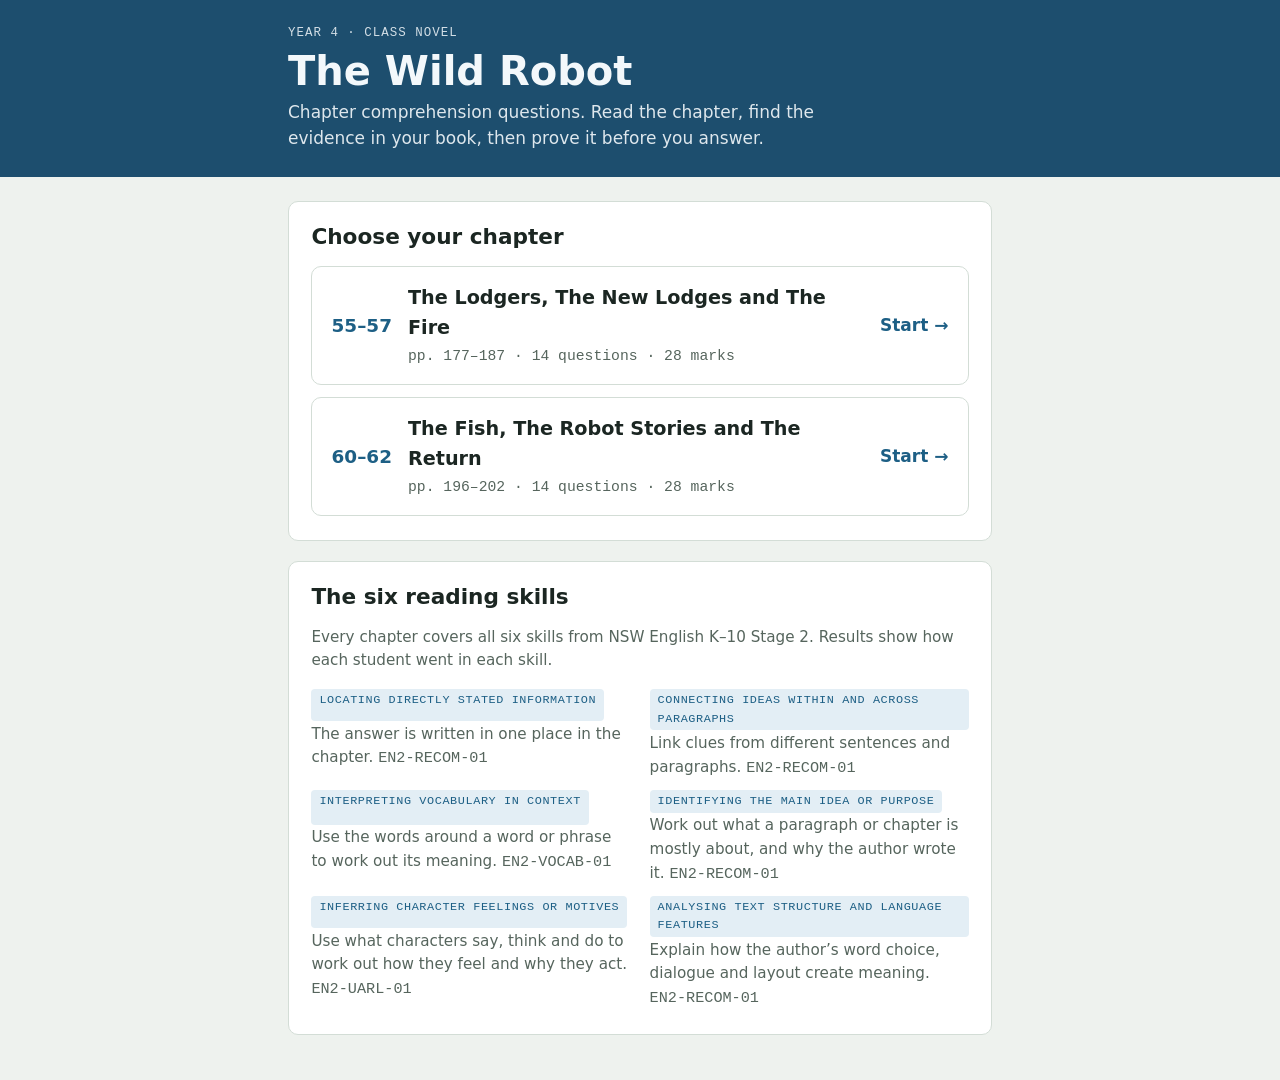
<file: index.html>
<!doctype html>
<html lang="en-AU">
<head>
<meta charset="utf-8">
<meta name="viewport" content="width=device-width, initial-scale=1">
<title>Year 4 English</title>
<meta http-equiv="refresh" content="0; url=wild-robot/">
<style>body{font-family:system-ui,sans-serif;margin:2rem;}a{color:#1d5f85}</style>
</head>
<body>
<p>Opening <a href="wild-robot/">The Wild Robot comprehension</a>…</p>
</body>
</html>
</file>
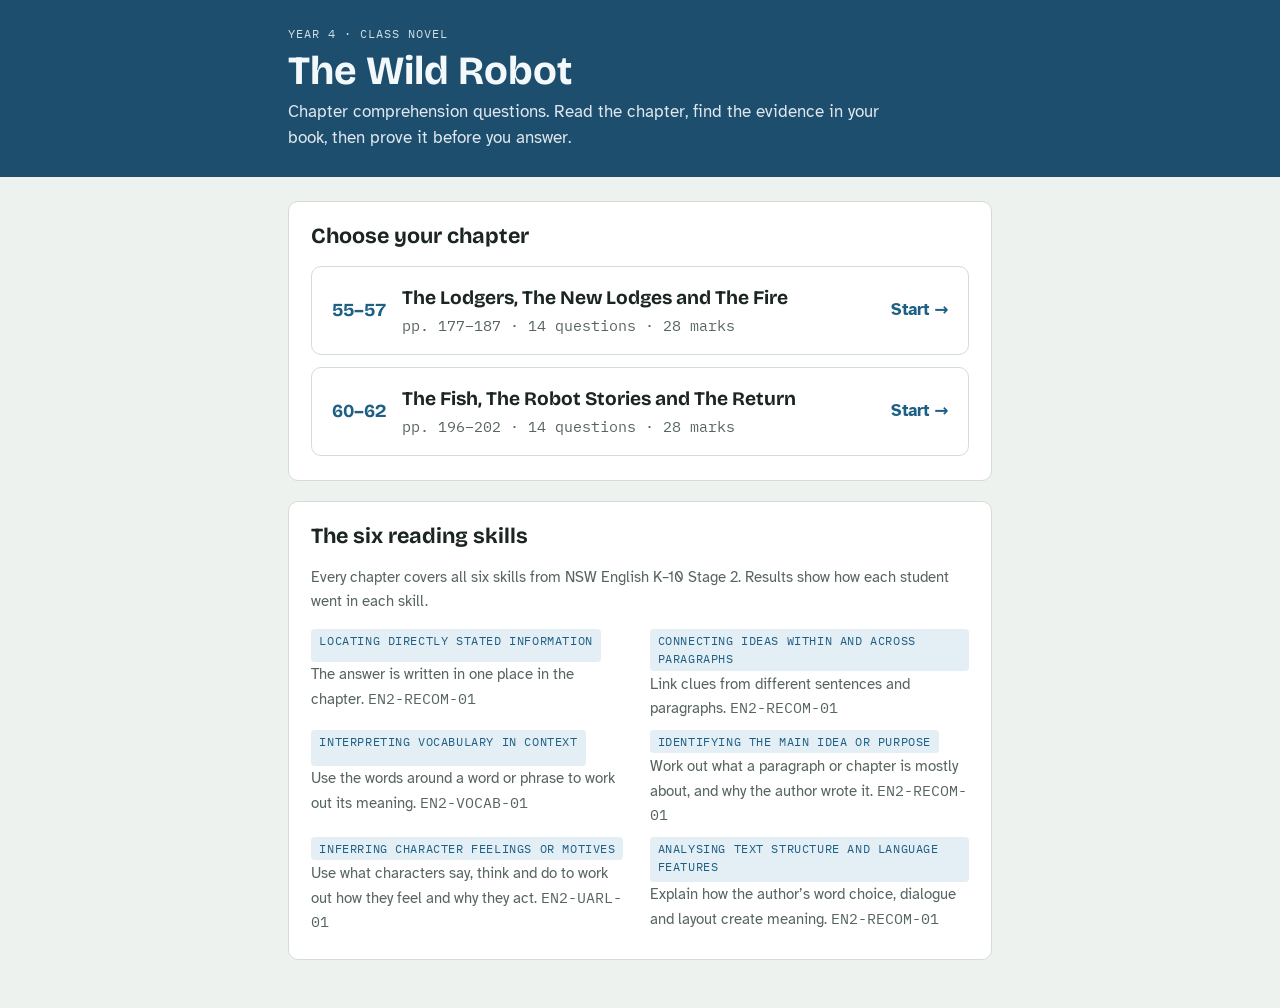
<file: wild-robot/index.html>
<!doctype html>
<html lang="en-AU">
<head>
<meta charset="utf-8">
<meta name="viewport" content="width=device-width, initial-scale=1, viewport-fit=cover">
<title>Wild Robot Comprehension</title>
<link rel="preconnect" href="https://fonts.googleapis.com">
<link rel="preconnect" href="https://fonts.gstatic.com" crossorigin>
<link rel="stylesheet" href="https://fonts.googleapis.com/css2?family=Atkinson+Hyperlegible:ital,wght@0,400;0,700;1,400&family=Bricolage+Grotesque:opsz,wght@12..96,700&family=IBM+Plex+Mono:wght@400;600&display=swap">
<link rel="stylesheet" href="quiz.css">

</head>
<body>
<header class="banner">
  <div class="wrap">
    <p class="eyebrow">Year 4 &middot; Class novel</p>
    <h1>The Wild Robot</h1>
    <p class="sub">Chapter comprehension questions. Read the chapter, find the evidence in your book, then prove it before you answer.</p>
  </div>
</header>

<main class="wrap">
  <section class="sheet" aria-labelledby="ch-heading">
    <h2 id="ch-heading">Choose your chapter</h2>
    <ul class="chapters">
      <li>
        <a class="chapter-link" href="chapters-55-57.html">
          <span class="ch-num ch-range">55&ndash;57</span>
          <span class="ch-body">
            <span class="ch-title">The Lodgers, The New Lodges and The Fire</span>
            <span class="ch-meta mono">pp. 177&ndash;187 &middot; 14 questions &middot; 28 marks</span>
          </span>
          <span class="ch-go">Start &rarr;</span>
        </a>
      </li>
      <li>
        <a class="chapter-link" href="chapters-60-62.html">
          <span class="ch-num ch-range">60&ndash;62</span>
          <span class="ch-body">
            <span class="ch-title">The Fish, The Robot Stories and The Return</span>
            <span class="ch-meta mono">pp. 196&ndash;202 &middot; 14 questions &middot; 28 marks</span>
          </span>
          <span class="ch-go">Start &rarr;</span>
        </a>
      </li>
    </ul>
  </section>

  <section class="sheet" aria-labelledby="types-heading">
    <h2 id="types-heading">The six reading skills</h2>
    <p class="note">Every chapter covers all six skills from NSW English K&ndash;10 Stage 2. Results show how each student went in each skill.</p>
    <div class="key">
      <div><span class="tag">Locating directly stated information</span><p class="note">The answer is written in one place in the chapter. <span class="mono">EN2-RECOM-01</span></p></div>
      <div><span class="tag">Connecting ideas within and across paragraphs</span><p class="note">Link clues from different sentences and paragraphs. <span class="mono">EN2-RECOM-01</span></p></div>
      <div><span class="tag">Interpreting vocabulary in context</span><p class="note">Use the words around a word or phrase to work out its meaning. <span class="mono">EN2-VOCAB-01</span></p></div>
      <div><span class="tag">Identifying the main idea or purpose</span><p class="note">Work out what a paragraph or chapter is mostly about, and why the author wrote it. <span class="mono">EN2-RECOM-01</span></p></div>
      <div><span class="tag">Inferring character feelings or motives</span><p class="note">Use what characters say, think and do to work out how they feel and why they act. <span class="mono">EN2-UARL-01</span></p></div>
      <div><span class="tag">Analysing text structure and language features</span><p class="note">Explain how the author&rsquo;s word choice, dialogue and layout create meaning. <span class="mono">EN2-RECOM-01</span></p></div>
    </div>
  </section>
</main>
</body>
</html>
</file>
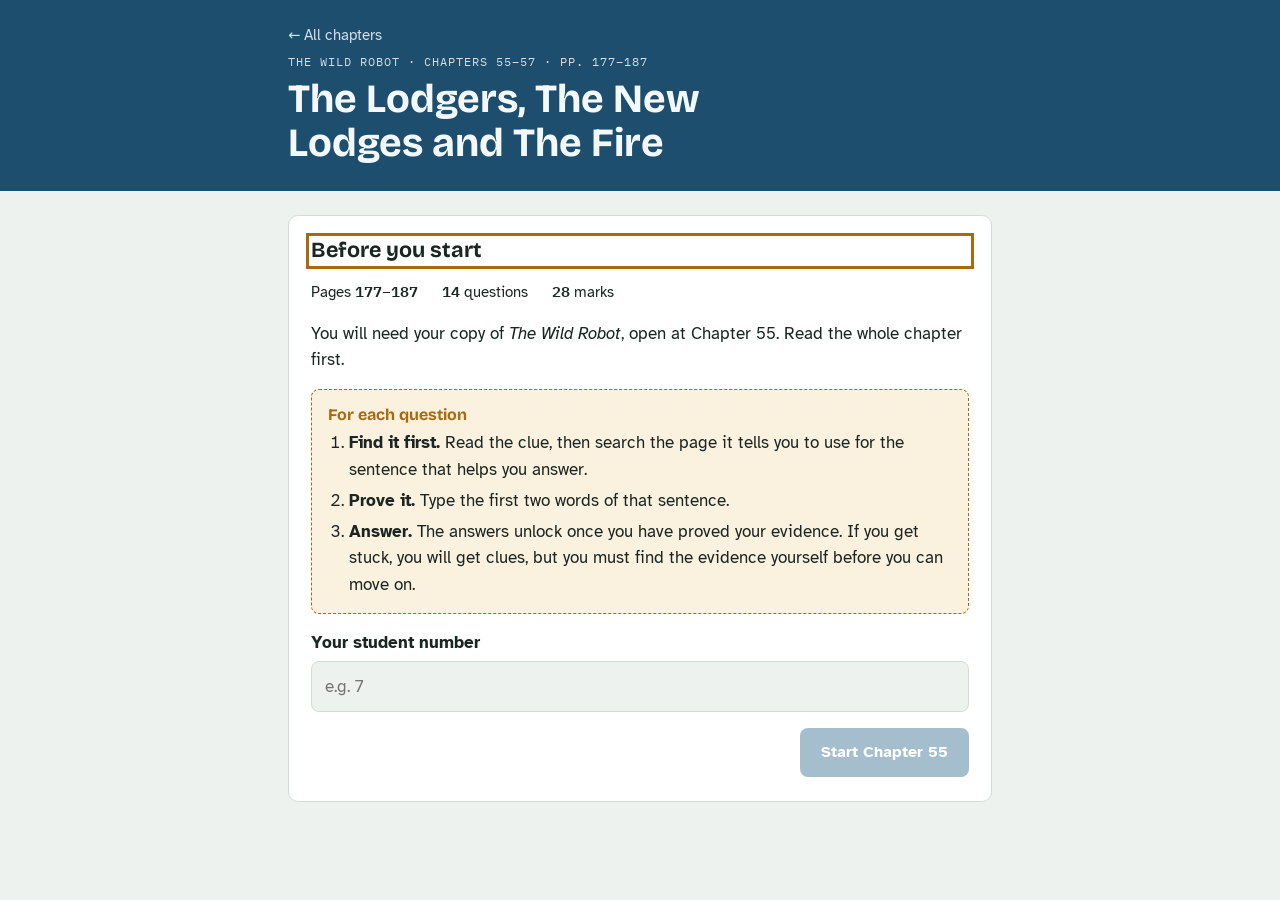
<file: wild-robot/chapters-55-57.html>
<!doctype html>
<html lang="en-AU">
<head>
<meta charset="utf-8">
<meta name="viewport" content="width=device-width, initial-scale=1, viewport-fit=cover">
<title>Chapters 55–57: The Lodgers, The New Lodges and The Fire</title>
<link rel="preconnect" href="https://fonts.googleapis.com">
<link rel="preconnect" href="https://fonts.gstatic.com" crossorigin>
<link rel="stylesheet" href="https://fonts.googleapis.com/css2?family=Atkinson+Hyperlegible:ital,wght@0,400;0,700;1,400&family=Bricolage+Grotesque:opsz,wght@12..96,700&family=IBM+Plex+Mono:wght@400;600&display=swap">
<link rel="stylesheet" href="quiz.css">
</head>
<body>
<header class="banner">
  <div class="wrap">
    <a class="crumb" href="index.html">&larr; All chapters</a>
    <p class="eyebrow">The Wild Robot &middot; Chapters 55&ndash;57 &middot; pp. 177&ndash;187</p>
    <h1>The Lodgers, The New Lodges and The Fire</h1>
  </div>
</header>
<main class="wrap" id="app" aria-live="polite"></main>

<script>
window.CHAPTER = {
  "number": 55,
  "label": "Chapters 55–57",
  "title": "Chapters 55–57: The Lodgers, The New Lodges and The Fire",
  "pages": [
    177,
    178,
    179,
    180,
    181,
    182,
    183,
    185,
    186,
    187
  ],
  "questions": [
    {
      "format": "mc",
      "type": "locate",
      "prompt": "What sound did Roz’s keen hearing pick up outside the Nest?",
      "find": {
        "clue": "Find the sentence that tells you what Roz’s keen hearing picked up.",
        "where": "near the top",
        "word": "hearing",
        "targets": [
          {
            "page": 177,
            "start": "And then the"
          }
        ]
      },
      "options": [
        "Tiny footsteps crunching through snow",
        "A pack of wolves howling",
        "Thunder rolling over the pond",
        "A branch cracking under ice"
      ],
      "answer": 0,
      "hints": [
        "Reread the sentence you found. What kind of sound was it, and what was making it?",
        "Think about what you would hear if something small was walking across snow."
      ],
      "explain": "Roz’s keen hearing picked up tiny footsteps crunching through the snow."
    },
    {
      "format": "order",
      "type": "connect",
      "marks": 2,
      "prompt": "Put these arrivals in the order they reached the Nest.",
      "clue": "Use the sentences on pages 177 and 178 to help you.",
      "items": [
        "Chitchat the squirrel crawls in, shivering.",
        "A family of hares shuffles into the Nest.",
        "Pinktail the opossum arrives.",
        "Swooper the owl hobbles in with some chickadees and a magpie.",
        "Fink the fox lies down by the fire."
      ],
      "hints": [
        "Start with the first animal to come in out of the cold.",
        "Look for the hares, then the animals who arrive after them."
      ],
      "explain": "Chitchat arrived first, then the hares, then Pinktail, Swooper and finally Fink."
    },
    {
      "format": "mc",
      "type": "infer",
      "prompt": "The Nest is full, but Roz will not let animals be left out in the cold. What does this tell us about Roz?",
      "find": {
        "clue": "Find the sentence that tells you what Roz refused to let happen.",
        "where": "near the bottom",
        "word": "happen",
        "targets": [
          {
            "page": 180,
            "start": "But Roz was"
          }
        ]
      },
      "options": [
        "She is caring and determined to look after the animals",
        "She is annoyed that the animals came to her Nest",
        "She is afraid the animals will leave her",
        "She wants the animals to build their own lodges"
      ],
      "answer": 0,
      "hints": [
        "Reread the sentence you found, then the one before it about the full Nest.",
        "Think about what Roz does for the animals, not what she says about them."
      ],
      "explain": "Even with the Nest full, Roz would not let anyone be left out in the cold. That shows she is caring and determined to help."
    },
    {
      "format": "mc",
      "type": "analyse",
      "prompt": "The author describes the lodgers’ feelings about the fire as a mixture. What does this show?",
      "find": {
        "clue": "Find the sentence that describes how the lodgers first felt about the fire.",
        "where": "near the top",
        "word": "mixture",
        "targets": [
          {
            "page": 179,
            "start": "This was the"
          }
        ]
      },
      "options": [
        "They felt fear and hope at the same time about the fire",
        "They were angry with Roz for lighting it",
        "They had seen fire many times before",
        "They wanted to leave the Nest straight away"
      ],
      "answer": 0,
      "hints": [
        "Reread the sentence you found. What two feelings are mentioned?",
        "Think about how you might feel if you were hopeful and frightened at the same time."
      ],
      "explain": "A mixture of fear and hope shows the lodgers felt two strong feelings at once. The fire could harm them, but it also warmed them."
    },
    {
      "format": "mc",
      "type": "locate",
      "prompt": "Why did the second lodge need to be bigger than the first?",
      "find": {
        "clue": "Find the sentence that explains why the second lodge had to be bigger.",
        "where": "near the top",
        "word": "bigger",
        "targets": [
          {
            "page": 181,
            "start": "The second lodge"
          }
        ]
      },
      "options": [
        "To fit Broadfoot the bull moose",
        "To hold more firewood for the winter",
        "To make space for a garden",
        "To keep the snow away from the pond"
      ],
      "answer": 0,
      "hints": [
        "Reread the sentence you found. Who needed the extra space?",
        "Look for the name of the animal in the sentence."
      ],
      "explain": "The second lodge had to be bigger to fit Broadfoot the bull moose."
    },
    {
      "format": "mc",
      "type": "vocab",
      "prompt": "In this chapter, what does ‘deadly’ mean?",
      "find": {
        "clue": "Find the sentence where Roz gives a warning about fire.",
        "where": "around the middle",
        "word": "deadly",
        "targets": [
          {
            "page": 182,
            "start": "Fire can turn"
          }
        ]
      },
      "options": [
        "Very dangerous, able to cause harm or death",
        "Very bright and colourful",
        "Very warm and comfortable",
        "Very quiet and calm"
      ],
      "answer": 0,
      "hints": [
        "Reread the sentence you found. What can fire do in an instant?",
        "Think about how quickly a fire can become harmful."
      ],
      "explain": "Deadly means able to cause death or serious harm. Roz warns that a fire can become dangerous very quickly."
    },
    {
      "format": "mc",
      "type": "infer",
      "prompt": "What does Roz’s warning show about how she understands fire?",
      "find": {
        "clue": "Find the sentence where Roz says what keeps the animals alive.",
        "where": "around the middle",
        "word": "alive",
        "targets": [
          {
            "page": 182,
            "start": "If you keep"
          }
        ]
      },
      "options": [
        "She knows fire can both help and harm, so it must be treated with respect",
        "She thinks fire is always safe if it is kept small",
        "She wants the animals to stop using fire completely",
        "She believes only hunters should look after the fire"
      ],
      "answer": 0,
      "hints": [
        "Reread the sentence you found. What good thing does fire do, and what warning does Roz give?",
        "Look at the two sentences together: one says fire keeps animals alive, and the other says it can be deadly."
      ],
      "explain": "Roz knows fire keeps the animals alive but can also be deadly. Her warning shows she respects it."
    },
    {
      "format": "mc",
      "type": "main",
      "prompt": "What is the main idea of the last part of this chapter?",
      "find": {
        "clue": "Find the sentence that describes the lodges across the island.",
        "where": "near the top",
        "word": "lodges",
        "targets": [
          {
            "page": 183,
            "start": "The island became"
          }
        ]
      },
      "options": [
        "The island filled with warm lodges, and the animals were safe and happy",
        "The animals decided to leave the island for the winter",
        "Roz became tired of building lodges for the animals",
        "The hunters stopped visiting the lodges"
      ],
      "answer": 0,
      "hints": [
        "Reread the sentence you found. What did the island become?",
        "Think about how the animals felt inside the lodges."
      ],
      "explain": "The island became dotted with warm lodges, and the animals inside them were safe, happy and close to Roz."
    },
    {
      "format": "write",
      "type": "infer",
      "marks": 2,
      "prompt": "Describe two ways Roz helps the animals in this chapter. Use evidence from the text.",
      "clue": "Before you write, find two sentences that show Roz helping the animals.",
      "criteria": [
        "I used evidence from the book.",
        "I described two ways Roz helps the animals.",
        "I wrote in full sentences with capital letters and full stops."
      ],
      "lookFor": [
        "1 mark for each way Roz helps, supported by evidence from the text.",
        "Shelter: she builds a second and a third lodge for the animals.",
        "Safety: she warns the animals that fire can turn deadly in an instant.",
        "Teaching: she shows the animals how to keep the fire alive.",
        "Accept other valid evidence."
      ]
    },
    {
      "format": "mc",
      "type": "locate",
      "prompt": "What did Roz do as soon as she heard the mother hare’s cry for help?",
      "find": {
        "clue": "Find the sentence that tells you how Roz reacted to the cry for help.",
        "where": "near the top",
        "word": "hesitate",
        "targets": [
          {
            "page": 186,
            "start": "Roz didn’t hesitate"
          }
        ]
      },
      "options": [
        "She ran through the snow and ducked into the burning lodge",
        "She waited for the fire to go out",
        "She called the other animals to fetch water",
        "She climbed the pine tree to look for help"
      ],
      "answer": 0,
      "hints": [
        "Reread the sentence you found. What did Roz do straight away?",
        "Think about what she did when she heard that a baby was still inside."
      ],
      "explain": "Roz did not hesitate. She plowed through the snow and ducked into the burning lodge to rescue the baby hare."
    },
    {
      "format": "mc",
      "type": "vocab",
      "prompt": "What does ‘crouching’ mean in this part of the chapter?",
      "find": {
        "clue": "Find the sentence where Roz moves through the smoke.",
        "where": "around the middle",
        "word": "smoke",
        "targets": [
          {
            "page": 186,
            "start": "Crouching low the"
          }
        ]
      },
      "options": [
        "Bending low, close to the ground",
        "Running as fast as possible",
        "Standing up very tall",
        "Jumping high into the air"
      ],
      "answer": 0,
      "hints": [
        "Reread the sentence you found. How did Roz move beneath the smoke?",
        "Think about how you would move under low smoke to stay safe."
      ],
      "explain": "Crouching means bending low. Roz kept low to move beneath the smoke and flames."
    },
    {
      "format": "mc",
      "type": "analyse",
      "prompt": "The author writes that steam ‘hissed’ up through the snow. What does this word help us picture?",
      "find": {
        "clue": "Find the sentence that describes the steam rising from the snow.",
        "where": "near the top",
        "word": "smothering",
        "targets": [
          {
            "page": 187,
            "start": "Steam hissed up"
          }
        ]
      },
      "options": [
        "A loud sound as the snow hit the fire and steam rose",
        "A gentle breeze moving through the trees",
        "A bright colour spreading across the sky",
        "The smell of burnt wood drifting away"
      ],
      "answer": 0,
      "hints": [
        "Reread the sentence you found. What kind of sound does the word ‘hissed’ make?",
        "Think about what happens when cold snow lands on a hot fire."
      ],
      "explain": "Hissed is a sound word. It helps us hear the snow hitting the hot flames and the steam escaping."
    },
    {
      "format": "write",
      "type": "infer",
      "marks": 2,
      "prompt": "How did the animals feel after the fire? Use two pieces of evidence from the text.",
      "clue": "Before you write, find two sentences that show how the animals felt after the fire.",
      "criteria": [
        "I used evidence from the book.",
        "I named two feelings.",
        "I wrote in full sentences with capital letters and full stops."
      ],
      "lookFor": [
        "1 mark for each feeling supported by evidence from the text.",
        "Afraid: ‘they were afraid of another fire breaking out’.",
        "Afraid of the cold: ‘they were far more afraid of the deadly cold’.",
        "Respectful: ‘the lodgers themselves, who now had a whole new respect for fire’.",
        "Accept other valid feelings with evidence."
      ]
    },
    {
      "format": "write",
      "type": "analyse",
      "marks": 2,
      "prompt": "The author uses strong action and sound words to describe the fire. Choose two examples and explain how they make the scene feel dramatic.",
      "clue": "Before you write, find two words or phrases on pages 185 and 186 that describe the fire.",
      "criteria": [
        "I used evidence from the book.",
        "I explained how each example makes the scene dramatic.",
        "I wrote in full sentences with capital letters and full stops."
      ],
      "lookFor": [
        "1 mark for each example with a clear explanation of its effect.",
        "A raging fire: the strong adjective makes the fire seem out of control.",
        "Flames and smoke were everywhere: this shows the danger is all around.",
        "The roar of the fire: the sound makes the fire seem loud and powerful.",
        "Sizzling pieces of wood went flying: sound and action make the scene vivid.",
        "Accept other valid examples."
      ]
    }
  ]
};
</script>
<script src="config.js"></script>
<script src="quiz.js"></script>
</body>
</html>
</file>
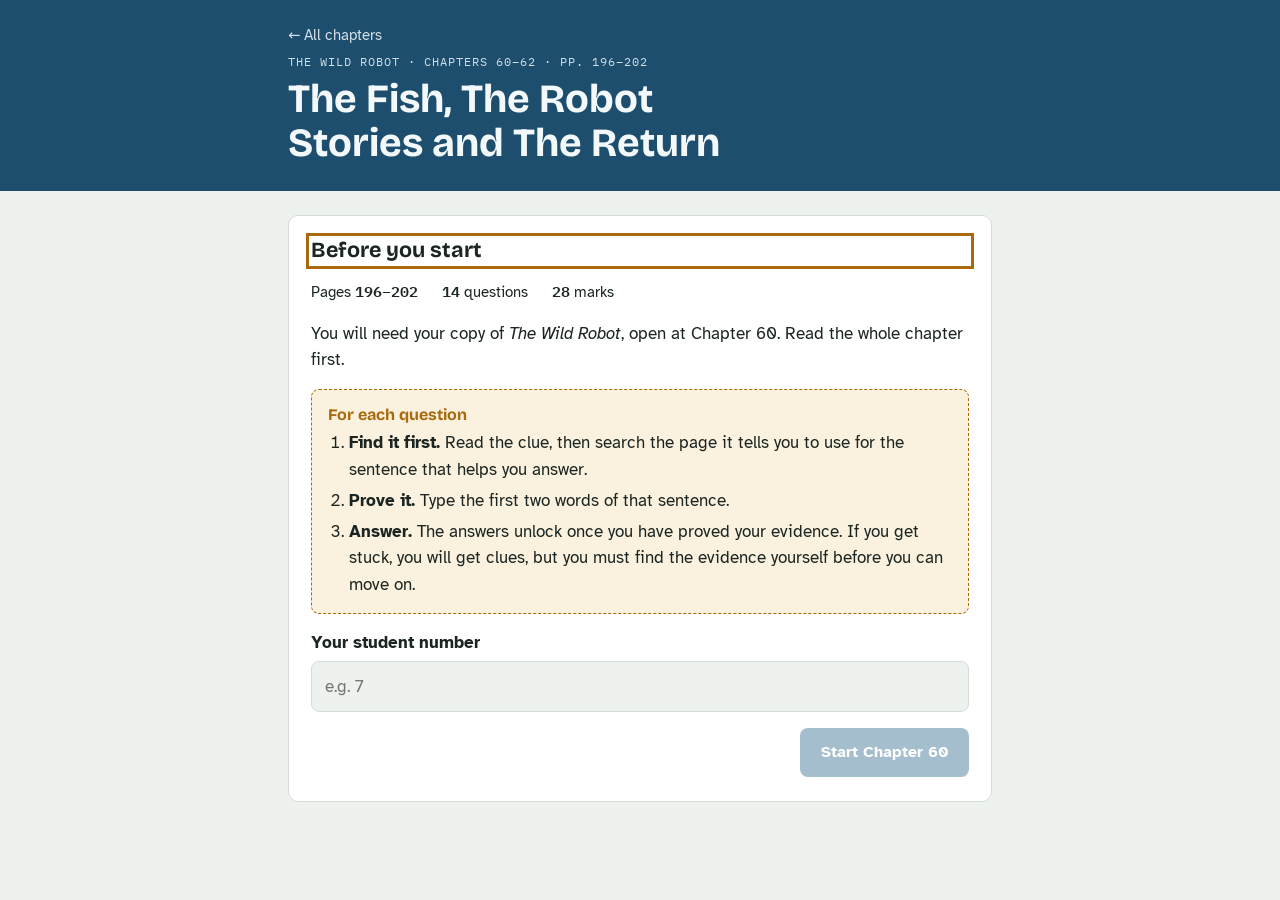
<file: wild-robot/chapters-60-62.html>
<!doctype html>
<html lang="en-AU">
<head>
<meta charset="utf-8">
<meta name="viewport" content="width=device-width, initial-scale=1, viewport-fit=cover">
<title>Chapters 60–62: The Fish, The Robot Stories and The Return</title>
<link rel="preconnect" href="https://fonts.googleapis.com">
<link rel="preconnect" href="https://fonts.gstatic.com" crossorigin>
<link rel="stylesheet" href="https://fonts.googleapis.com/css2?family=Atkinson+Hyperlegible:ital,wght@0,400;0,700;1,400&family=Bricolage+Grotesque:opsz,wght@12..96,700&family=IBM+Plex+Mono:wght@400;600&display=swap">
<link rel="stylesheet" href="quiz.css">
</head>
<body>
<header class="banner">
  <div class="wrap">
    <a class="crumb" href="index.html">&larr; All chapters</a>
    <p class="eyebrow">The Wild Robot &middot; Chapters 60&ndash;62 &middot; pp. 196&ndash;202</p>
    <h1>The Fish, The Robot Stories and The Return</h1>
  </div>
</header>
<main class="wrap" id="app" aria-live="polite"></main>

<script>
window.CHAPTER = {
  "number": 60,
  "label": "Chapters 60–62",
  "title": "Chapters 60–62: The Fish, The Robot Stories and The Return",
  "pages": [
    196,
    197,
    198,
    199,
    200,
    201,
    202
  ],
  "questions": [
    {
      "format": "mc",
      "type": "locate",
      "prompt": "What did Roz pick up and reach out with to lift Paddler out of the water?",
      "find": {
        "clue": "Find the sentence that tells you what Roz reached out with.",
        "where": "around the middle",
        "word": "branch",
        "targets": [
          {
            "page": 196,
            "start": "Grab on to"
          }
        ]
      },
      "options": [
        "A fallen tree branch",
        "A long rope made of vines",
        "A wooden barrel",
        "A bucket of water"
      ],
      "answer": 0,
      "hints": [
        "Reread the sentence you found. What did Roz reach out with?",
        "Look for the word that describes a piece of a tree."
      ],
      "explain": "Roz picked up a fallen tree branch, and Paddler grabbed it with his teeth so she could lift him out."
    },
    {
      "format": "mc",
      "type": "locate",
      "prompt": "Where did Roz put Rockmouth so that he could not swim away?",
      "find": {
        "clue": "Find the sentence that tells you where Roz placed the fish.",
        "where": "around the middle",
        "word": "puddle",
        "targets": [
          {
            "page": 197,
            "start": "Roz placed Rockmouth"
          }
        ]
      },
      "options": [
        "In a deep puddle near the pond",
        "In the river beside the Nest",
        "In a wooden barrel by the dam",
        "In the beavers’ lodge"
      ],
      "answer": 0,
      "hints": [
        "Reread the sentence you found. Where did she place him?",
        "Look at what the sentence says about where he could not swim away."
      ],
      "explain": "Roz placed Rockmouth in a deep puddle near the pond, where he could not swim away."
    },
    {
      "format": "mc",
      "type": "vocab",
      "prompt": "What does ‘shallows’ mean in this chapter?",
      "find": {
        "clue": "Find the sentence where Roz walks into the water to reach Paddler.",
        "where": "near the top",
        "word": "shallows",
        "targets": [
          {
            "page": 196,
            "start": "Mr and Mrs"
          }
        ]
      },
      "options": [
        "The shallow part of the water at the edge of the pond",
        "The deep middle of the pond",
        "A dry patch of ground near the trees",
        "The top of a tall tree"
      ],
      "answer": 0,
      "hints": [
        "Reread the sentence you found. Where did Roz go, and where was Paddler splashing?",
        "Think about where water is shallow, near the edge or in the middle."
      ],
      "explain": "The shallows are the shallow water near the edge of the pond. Roz stomped in there to reach Paddler."
    },
    {
      "format": "order",
      "type": "connect",
      "marks": 2,
      "prompt": "Put these events in the order they happened.",
      "clue": "Use the sentences on pages 196 to 199 to help you.",
      "items": [
        "Paddler screams for help in the pond.",
        "Roz lifts Paddler out of the water with a branch.",
        "Roz places Rockmouth in a deep puddle.",
        "The beavers carve a wooden barrel for the fish.",
        "Roz tips the barrel and Rockmouth swims back into the river."
      ],
      "hints": [
        "Start with the first sound Roz hears in the pond.",
        "Think about what the beavers made before Roz carried Rockmouth home."
      ],
      "explain": "Paddler called for help first. Roz lifted him out, placed Rockmouth in a puddle, the beavers made a barrel, and Rockmouth swam home."
    },
    {
      "format": "mc",
      "type": "analyse",
      "prompt": "The author writes that Rockmouth is ‘not very talkative’. Why do you think the author added this humorous line?",
      "find": {
        "clue": "Find the sentence about how fish talk.",
        "where": "near the bottom",
        "word": "talkative",
        "targets": [
          {
            "page": 197,
            "start": "Fish aren’t very"
          }
        ]
      },
      "options": [
        "It adds gentle humour and shows Roz had to be patient before Rockmouth opened up",
        "It shows Rockmouth can speak clearly to everyone",
        "It tells us the fish is about to swim away",
        "It explains that fish cannot hear anything"
      ],
      "answer": 0,
      "hints": [
        "Reread the sentence you found. What kind of person is ‘talkative’?",
        "Think about how the author makes us smile about the grumpy fish."
      ],
      "explain": "The line is funny, and it shows Roz had to be patient before Rockmouth would talk to her."
    },
    {
      "format": "mc",
      "type": "infer",
      "prompt": "Why did Roz decide to take Rockmouth back to the river?",
      "find": {
        "clue": "Find the sentence that says what Roz was determined to do.",
        "where": "around the middle",
        "word": "determined",
        "targets": [
          {
            "page": 198,
            "start": "Roz was determined"
          }
        ]
      },
      "options": [
        "Rockmouth had been trapped away from his home in the river",
        "Roz wanted to keep Rockmouth as a pet",
        "The beavers asked her to remove the fish",
        "Roz needed Rockmouth to help build a dam"
      ],
      "answer": 0,
      "hints": [
        "Reread the sentence you found, then the one before it about the dam.",
        "Think about who was angry and why."
      ],
      "explain": "The beavers’ dam had trapped Rockmouth away from his river. Roz was determined to return him home."
    },
    {
      "format": "mc",
      "type": "infer",
      "prompt": "The fish looked up with a frustrated expression. What does this show about Rockmouth?",
      "find": {
        "clue": "Find the sentence that describes the fish’s expression.",
        "where": "around the middle",
        "word": "frustrated",
        "targets": [
          {
            "page": 198,
            "start": "The fish looked up"
          }
        ]
      },
      "options": [
        "He had tried to explain his side, but no one had listened",
        "He was happy to stay in the puddle",
        "He wanted to stay in the puddle forever",
        "He was hungry and looking for the beavers’ food"
      ],
      "answer": 0,
      "hints": [
        "Reread the sentence you found. What does the expression say, in the words of the sentence?",
        "Think about what it means when no one is listening to you."
      ],
      "explain": "Frustrated means annoyed because you cannot make people understand. Rockmouth had tried to tell them, but no one listened."
    },
    {
      "format": "mc",
      "type": "vocab",
      "prompt": "What does ‘remedied’ mean in this chapter?",
      "find": {
        "clue": "Find the sentence that says the situation had to be fixed.",
        "where": "around the middle",
        "word": "remedied",
        "targets": [
          {
            "page": 198,
            "start": "Well the situation"
          }
        ]
      },
      "options": [
        "Fixed or corrected",
        "Made bigger",
        "Ignored completely",
        "Moved to a new place"
      ],
      "answer": 0,
      "hints": [
        "Reread the sentence you found. What did Roz do next to solve the problem?",
        "Think about the paragraph that follows: Roz decided to take Rockmouth home."
      ],
      "explain": "To remedy something means to fix or correct it. Roz decided to return the fish to the river."
    },
    {
      "format": "mc",
      "type": "connect",
      "prompt": "Why did Roz ask the beavers to help make a container?",
      "find": {
        "clue": "Find the sentence where Roz asks the beavers for a large container.",
        "where": "around the middle",
        "word": "container",
        "targets": [
          {
            "page": 198,
            "start": "I need a large"
          }
        ]
      },
      "options": [
        "To hold water so Rockmouth could breathe while he was carried home",
        "To catch the fish for dinner",
        "To build a new dam",
        "To store food for the winter"
      ],
      "answer": 0,
      "hints": [
        "Reread the sentence you found. What did Roz want to fill with water?",
        "Think about what a fish needs in order to stay alive out of the river."
      ],
      "explain": "The barrel held water so the fish could breathe during the long walk through the forest and across the meadow."
    },
    {
      "format": "mc",
      "type": "infer",
      "prompt": "Mrs. Beaver said, ‘I suppose we’re partly to blame for this whole situation.’ What does this show about her?",
      "find": {
        "clue": "Find the sentence where Mrs. Beaver admits something.",
        "where": "near the bottom",
        "word": "blame",
        "targets": [
          {
            "page": 198,
            "start": "I suppose we’re"
          }
        ]
      },
      "options": [
        "She could admit when the family had been wrong and help make things right",
        "She was happy that Rockmouth was hurt",
        "She wanted to move the dam away from the pond",
        "She thought Roz was too rude to help"
      ],
      "answer": 0,
      "hints": [
        "Reread the sentence you found. What did she admit?",
        "Think about what the beavers did next to help Roz."
      ],
      "explain": "Mrs. Beaver admitted that the beavers were partly responsible, and then they helped make the barrel."
    },
    {
      "format": "write",
      "type": "infer",
      "marks": 2,
      "prompt": "How did Roz show that she cared about Rockmouth? Use two pieces of evidence from the text.",
      "clue": "Before you write, find two sentences that show what Roz did for Rockmouth.",
      "criteria": [
        "I used evidence from the book.",
        "I named two things Roz did for Rockmouth.",
        "I wrote in full sentences with capital letters and full stops."
      ],
      "lookFor": [
        "1 mark for each action that shows care, supported by evidence from the text.",
        "Care: ‘I cannot do that,’ said the robot. ‘But I might be able to help.’",
        "Patience: she waited for the fish to explain himself.",
        "Determination: she carried him through the forest and across the Great Meadow to the river.",
        "Accept other valid evidence."
      ]
    },
    {
      "format": "mc",
      "type": "analyse",
      "prompt": "The author writes that ‘the wilder she acted, the more the animals liked her’. What does this show about Roz?",
      "find": {
        "clue": "Find the sentence that explains what Roz had noticed about how she acted.",
        "where": "in the middle",
        "word": "wilder",
        "targets": [
          {
            "page": 200,
            "start": "You see Roz"
          }
        ]
      },
      "options": [
        "Roz was trying to make friends by acting wildly, and it worked",
        "Roz was afraid of the animals",
        "Roz was angry at the other robots",
        "Roz was sick and needed rest"
      ],
      "answer": 0,
      "hints": [
        "Reread the sentence you found. What did Roz notice about how wild she acted?",
        "Look at the examples in the next sentences: barking, singing, hissing and leaping."
      ],
      "explain": "Roz noticed that acting wildly made the animals like her more, so she joined in their wild ways to make friends."
    },
    {
      "format": "mc",
      "type": "main",
      "prompt": "Which sentence best states the main idea of Chapter 62, ‘The Return’?",
      "find": {
        "clue": "Find the sentence where Roz greets her son.",
        "where": "near the top",
        "word": "home",
        "targets": [
          {
            "page": 202,
            "start": "Welcome home son"
          }
        ]
      },
      "options": [
        "The geese return from the south, and Brightbill is reunited with his mother",
        "The geese decide to stay on the island for winter",
        "Roz leaves the island to find a new home",
        "The pond freezes and the geese cannot land"
      ],
      "answer": 0,
      "hints": [
        "Reread the sentence you found. Who is coming home?",
        "Think about what the flock does at the start of the chapter."
      ],
      "explain": "The chapter is about the flock returning from the south. Brightbill, the leader, flies home to his mother."
    },
    {
      "format": "write",
      "type": "analyse",
      "marks": 2,
      "prompt": "How does the author make the geese’s arrival feel exciting? Use two examples from pages 201 and 202.",
      "clue": "Before you write, find two sentences or sound words that describe the geese arriving.",
      "criteria": [
        "I used evidence from the book.",
        "I explained the effect of each example.",
        "I wrote in full sentences with capital letters and full stops."
      ],
      "lookFor": [
        "1 mark for each example with a clear explanation of its effect.",
        "Honk! Honk! Honk!: the sound words make the arrival loud and noticeable.",
        "This flock was fast. It flew in a perfect V formation: the description makes the geese seem powerful and skilled.",
        "Accept other valid examples."
      ]
    }
  ]
};
</script>
<script src="config.js"></script>
<script src="quiz.js"></script>
</body>
</html>
</file>
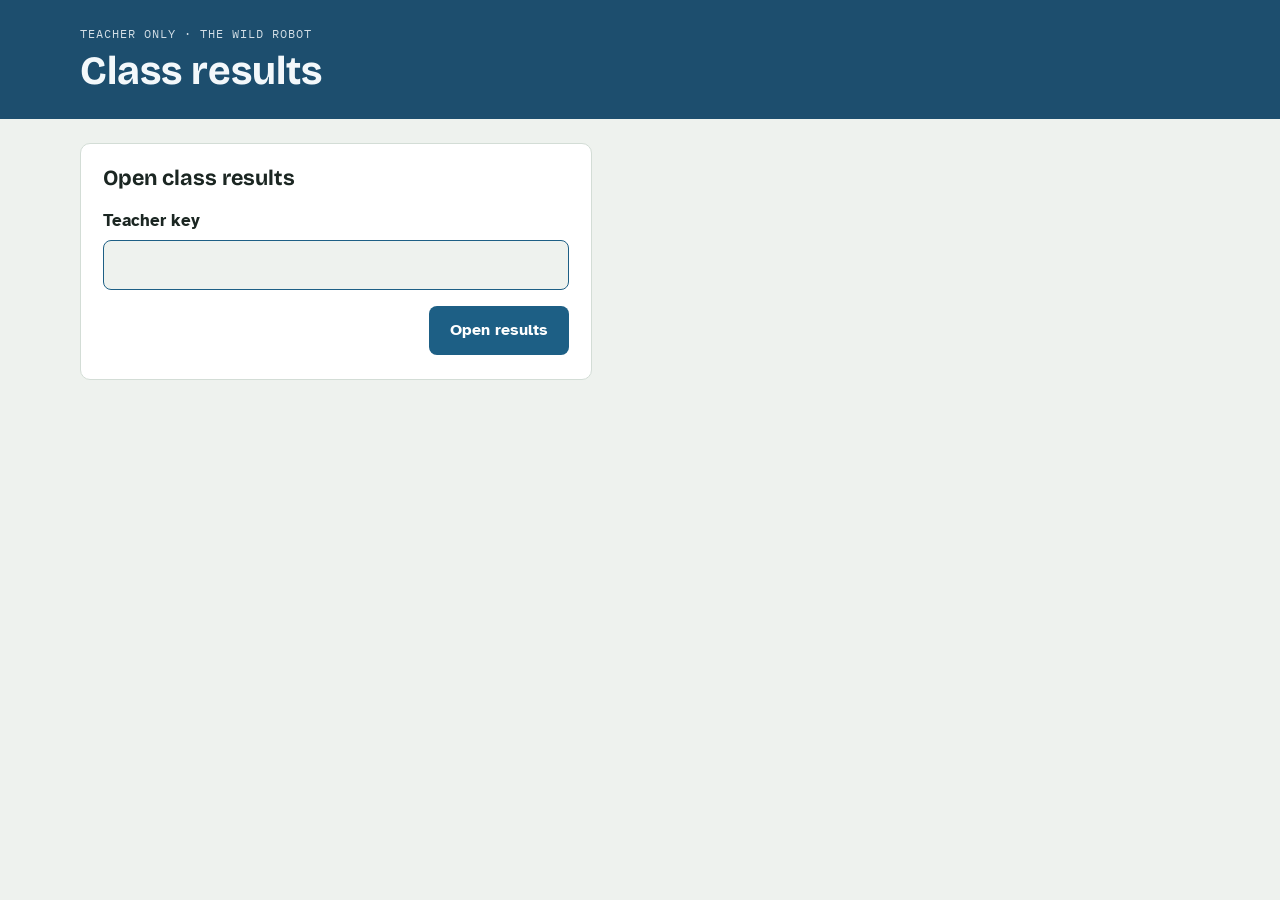
<file: wild-robot/teacher.html>
<!doctype html>
<html lang="en-AU">
<head>
<meta charset="utf-8">
<meta name="viewport" content="width=device-width, initial-scale=1, viewport-fit=cover">
<meta name="robots" content="noindex">
<title>Wild Robot Results</title>
<link rel="preconnect" href="https://fonts.googleapis.com">
<link rel="preconnect" href="https://fonts.gstatic.com" crossorigin>
<link rel="stylesheet" href="https://fonts.googleapis.com/css2?family=Atkinson+Hyperlegible:ital,wght@0,400;0,700;1,400&family=Bricolage+Grotesque:opsz,wght@12..96,700&family=IBM+Plex+Mono:wght@400;600&display=swap">
<link rel="stylesheet" href="quiz.css">
<style>
  .t-wrap { max-width: 72rem; }
  .row-between { display: flex; flex-wrap: wrap; gap: .75rem; align-items: center; justify-content: space-between; }
  .tabs { display: flex; flex-wrap: wrap; gap: .5rem; }
  .tabs button { border: 1.5px solid var(--line); background: var(--surface); border-radius: 99px; padding: .45rem 1rem; cursor: pointer; font-weight: 700; min-height: 44px; }
  .tabs button[aria-pressed="true"] { background: var(--accent); border-color: var(--accent); color: var(--surface); }
  .stats { display: flex; flex-wrap: wrap; gap: 1rem 2.5rem; }
  .table-scroll { overflow-x: auto; border: 1px solid var(--line); border-radius: 8px; }
  table { border-collapse: collapse; width: 100%; font-size: .95rem; font-variant-numeric: tabular-nums; }
  th, td { text-align: left; padding: .6rem .7rem; border-bottom: 1px solid var(--line); white-space: nowrap; }
  th { font-family: var(--font-mono); font-size: .72rem; letter-spacing: .05em; text-transform: uppercase; color: var(--muted); background: var(--bg); position: sticky; top: 0; }
  tbody tr { cursor: pointer; }
  tbody tr:hover, tbody tr[aria-selected="true"] { background: var(--accent-soft); }
  td.num, th.num { text-align: right; }
  .pill { display: inline-block; font-size: .78rem; font-weight: 700; padding: .1rem .5rem; border-radius: 99px; }
  .pill.todo { background: var(--proof-soft); color: var(--proof); }
  .pill.done { background: var(--good-soft); color: var(--good); }
  .pill.retry { background: var(--accent-soft); color: var(--accent); }
  .lvl-hi { color: var(--good); font-weight: 700; }
  .lvl-mid { color: var(--proof); font-weight: 700; }
  .lvl-lo { color: var(--bad); font-weight: 700; }
  .reteach { list-style: none; margin: 0; padding: 0; display: grid; }
  .reteach li { display: grid; grid-template-columns: 4.5rem 1fr; gap: .8rem; padding: .7rem 0; border-top: 1px solid var(--line); align-items: start; }
  .reteach li:first-child { border-top: 0; }
  .reteach .pct { font-family: var(--font-display); font-weight: 700; font-size: 1.4rem; line-height: 1.1; }
  .q-list { list-style: none; margin: 0; padding: 0; display: grid; }
  .q-list > li { display: grid; grid-template-columns: 1fr auto; gap: .3rem 1rem; padding: .8rem 0; border-top: 1px solid var(--line); }
  .q-list > li:first-child { border-top: 0; }
  .q-list .r-mark { grid-column: 2; grid-row: 1 / span 3; font-family: var(--font-mono); font-weight: 600; }
  .q-list .r-detail { display: grid; gap: .2rem; font-size: .95rem; min-width: 0; }
  .mark-input { display: flex; align-items: center; gap: .4rem; font-family: var(--font-mono); font-weight: 600; }
  .mark-input input { width: 4rem; font: inherit; padding: .4rem .5rem; border: 1.5px solid var(--line); border-radius: 6px; background: var(--bg); color: var(--ink); text-align: right; }
  .msg { font-size: .95rem; }
  .msg.bad { color: var(--bad); }
  .msg.good { color: var(--good); }
</style>
</head>
<body>
<header class="banner">
  <div class="wrap t-wrap">
    <p class="eyebrow">Teacher only &middot; The Wild Robot</p>
    <h1>Class results</h1>
  </div>
</header>
<main class="wrap t-wrap" id="app"></main>
<script src="config.js"></script>
<script src="teacher.js"></script>
</body>
</html>
</file>
<file: wild-robot/quiz.css>
/* Layout: single centred reading column; deep-blue banner, white question sheets on a sage-tinted ground.
   Marks sit in the right margin as /n. Amber marks the "prove it" evidence step. */
:root {
  --bg: #eef2ee;
  --surface: #ffffff;
  --ink: #1b2622;
  --muted: #56655d;
  --line: #d3ddd6;
  --banner: #1d4e6e;
  --banner-ink: #f3f8fb;
  --accent: #1d5f85;
  --accent-soft: #e3eef5;
  --proof: #a86a0c;
  --proof-soft: #fbf1df;
  --good: #23784a;
  --good-soft: #e3f3e9;
  --bad: #b23b2e;
  --bad-soft: #fbe7e4;
  --font-display: "Bricolage Grotesque", "Avenir Next", "Segoe UI", system-ui, sans-serif;
  --font-body: "Atkinson Hyperlegible", "Verdana", "Segoe UI", system-ui, sans-serif;
  --font-mono: "IBM Plex Mono", ui-monospace, "SFMono-Regular", Menlo, monospace;
  --radius: 10px;
  color-scheme: light;
  padding-top: env(safe-area-inset-top, 0px);
  padding-bottom: env(safe-area-inset-bottom, 0px);
}
@media (prefers-color-scheme: dark) {
  :root:not([data-theme="light"]) {
    --bg: #111916; --surface: #1a2420; --ink: #e6eee9; --muted: #9db0a5; --line: #2f3d36;
    --banner: #14384f; --banner-ink: #eef6fb; --accent: #7cbde3; --accent-soft: #1b3546;
    --proof: #e8b260; --proof-soft: #3a2c15; --good: #6fd29b; --good-soft: #173525;
    --bad: #f0877a; --bad-soft: #3f1d19; color-scheme: dark;
  }
}
:root[data-theme="dark"] {
  --bg: #111916; --surface: #1a2420; --ink: #e6eee9; --muted: #9db0a5; --line: #2f3d36;
  --banner: #14384f; --banner-ink: #eef6fb; --accent: #7cbde3; --accent-soft: #1b3546;
  --proof: #e8b260; --proof-soft: #3a2c15; --good: #6fd29b; --good-soft: #173525;
  --bad: #f0877a; --bad-soft: #3f1d19; color-scheme: dark;
}

*, *::before, *::after { box-sizing: border-box; }
[hidden] { display: none !important; }
body {
  margin: 0;
  background: var(--bg);
  color: var(--ink);
  font-family: var(--font-body);
  font-size: 1.0625rem;
  line-height: 1.55;
  -webkit-text-size-adjust: 100%;
}
.wrap {
  max-width: 46rem;
  margin: 0 auto;
  padding-left: max(16px, env(safe-area-inset-left, 0px));
  padding-right: max(16px, env(safe-area-inset-right, 0px));
}

/* Banner */
.banner { background: var(--banner); color: var(--banner-ink); }
.banner .wrap { padding-block: 1.5rem 1.6rem; display: grid; gap: .35rem; }
.eyebrow {
  font-family: var(--font-mono); font-size: .78rem; letter-spacing: .08em;
  text-transform: uppercase; opacity: .85; margin: 0;
}
.banner h1 {
  font-family: var(--font-display); font-weight: 700; font-size: clamp(1.8rem, 5vw, 2.5rem);
  line-height: 1.1; margin: 0; text-wrap: balance;
}
.banner p.sub { margin: 0; opacity: .9; max-width: 38rem; }
.crumb { color: var(--banner-ink); font-size: .92rem; text-decoration: none; opacity: .85; width: fit-content; }
.crumb:hover, .crumb:focus-visible { opacity: 1; text-decoration: underline; }

main.wrap { padding-block: 1.5rem 3rem; display: grid; gap: 1.25rem; }

/* Generic sheet */
.sheet {
  background: var(--surface); border: 1px solid var(--line); border-radius: var(--radius);
  padding: 1.4rem 1.4rem 1.5rem; display: grid; gap: 1rem; min-width: 0;
}
h2, h3 { font-family: var(--font-display); line-height: 1.2; margin: 0; text-wrap: balance; }
h2 { font-size: 1.35rem; }
h3 { font-size: 1.08rem; }
p { margin: 0; }
.muted { color: var(--muted); }
.mono { font-family: var(--font-mono); font-variant-numeric: tabular-nums; }

/* Buttons */
button { font: inherit; color: inherit; }
.btn {
  appearance: none; border: 0; border-radius: 8px; cursor: pointer;
  background: var(--accent); color: var(--surface); font-weight: 700;
  padding: .75rem 1.3rem; font-size: 1rem; min-height: 48px;
}
.btn:hover { filter: brightness(1.08); }
.btn:disabled { opacity: .4; cursor: not-allowed; filter: none; }
.btn.ghost { background: transparent; color: var(--accent); border: 1.5px solid var(--accent); }
:focus-visible { outline: 3px solid var(--proof); outline-offset: 2px; }
.actions { display: flex; flex-wrap: wrap; gap: .75rem; justify-content: flex-end; }

/* Home: chapter list */
.chapters { list-style: none; margin: 0; padding: 0; display: grid; gap: .75rem; }
.chapter-link {
  display: grid; grid-template-columns: auto 1fr auto; gap: 1rem; align-items: center;
  background: var(--surface); border: 1px solid var(--line); border-radius: var(--radius);
  padding: 1rem 1.2rem; text-decoration: none; color: var(--ink);
}
.chapter-link:hover { border-color: var(--accent); }
.ch-num {
  font-family: var(--font-display); font-weight: 700; font-size: 2rem; color: var(--accent);
  min-width: 2.6ch; text-align: center; font-variant-numeric: tabular-nums;
}
.ch-body { display: grid; gap: .15rem; min-width: 0; }
.ch-title { font-family: var(--font-display); font-weight: 700; font-size: 1.2rem; }
.ch-meta { color: var(--muted); font-size: .92rem; }
.ch-go { font-weight: 700; color: var(--accent); white-space: nowrap; }
.note { font-size: .95rem; color: var(--muted); }
.key { display: grid; grid-template-columns: repeat(auto-fit, minmax(15rem, 1fr)); gap: .6rem 1.2rem; }
.key div { display: grid; gap: .1rem; min-width: 0; }

/* Tags */
.tag {
  display: inline-block; font-family: var(--font-mono); font-size: .74rem; letter-spacing: .05em;
  text-transform: uppercase; padding: .15rem .5rem; border-radius: 4px;
  background: var(--accent-soft); color: var(--accent); width: fit-content;
}

/* Start screen */
.field { display: grid; gap: .35rem; }
.field label { font-weight: 700; }
input[type="text"], textarea {
  font: inherit; color: var(--ink); background: var(--bg); border: 1.5px solid var(--line);
  border-radius: 8px; padding: .7rem .8rem; width: 100%;
}
input[type="text"]:focus, textarea:focus { border-color: var(--accent); outline: none; }
textarea { min-height: 9rem; resize: vertical; line-height: 1.5; }
.facts { display: flex; flex-wrap: wrap; gap: .5rem 1.5rem; }
.facts span { font-size: .95rem; }
.facts b { font-family: var(--font-mono); font-weight: 600; }

/* Combined pages: the chapters on this page, and which chapter each question is about */
.part-list { list-style: none; margin: 0; padding: 0; border-top: 1px solid var(--line); }
.part-list li {
  display: grid; grid-template-columns: 3.2rem 1fr auto; gap: .75rem; align-items: baseline;
  padding: .55rem 0; border-bottom: 1px solid var(--line);
}
.part-list li > span:first-child { color: var(--accent); font-weight: 600; }
.part-list li > span:nth-child(2) { font-weight: 700; }
.q-part { color: var(--ink); font-weight: 700; }
.r-part {
  font-family: var(--font-mono); font-size: .74rem; font-weight: 600; color: var(--accent);
  background: var(--accent-soft); border-radius: 4px; padding: .05rem .4rem; vertical-align: .1em;
}
.ch-num.ch-range { font-size: 1.15rem; line-height: 1.15; min-width: 4.2ch; }

/* Progress */
.progress { height: 6px; background: var(--line); border-radius: 99px; overflow: hidden; }
.progress div { height: 100%; background: var(--accent); border-radius: 99px; transition: width .3s ease; }
.qmeta { display: flex; flex-wrap: wrap; gap: .5rem; align-items: center; justify-content: space-between; font-size: .92rem; color: var(--muted); }

/* Question */
.q-head { display: grid; grid-template-columns: 1fr auto; gap: 1rem; align-items: start; }
.q-prompt { font-family: var(--font-body); font-weight: 700; font-size: 1.15rem; line-height: 1.45; }
.marks { font-family: var(--font-mono); font-weight: 600; color: var(--muted); font-size: 1rem; padding-top: .1rem; white-space: nowrap; }
.options { display: grid; gap: .55rem; }
.opt {
  display: grid; grid-template-columns: 2rem 1fr; gap: .7rem; align-items: start; text-align: left;
  background: var(--surface); border: 1.5px solid var(--line); border-radius: 8px; padding: .75rem .85rem;
  cursor: pointer; line-height: 1.45; min-height: 48px;
}
.opt:hover:not(:disabled) { border-color: var(--accent); }
.opt .letter {
  display: grid; place-items: center; width: 1.9rem; height: 1.9rem; border-radius: 50%;
  border: 1.5px solid var(--line); font-family: var(--font-mono); font-weight: 600; font-size: .9rem;
}
.opt[aria-pressed="true"] { border-color: var(--accent); background: var(--accent-soft); }
.opt[aria-pressed="true"] .letter { background: var(--accent); border-color: var(--accent); color: var(--surface); }
.opt:disabled { cursor: default; }
.opt.is-right { border-color: var(--good); background: var(--good-soft); }
.opt.is-right .letter { background: var(--good); border-color: var(--good); color: var(--surface); }
.opt.is-wrong { border-color: var(--bad); background: var(--bad-soft); }
.opt.is-wrong .letter { background: var(--bad); border-color: var(--bad); color: var(--surface); }

/* Prove it */
.proof {
  border: 1.5px dashed var(--proof); background: var(--proof-soft); border-radius: 8px;
  padding: .9rem 1rem; display: grid; gap: .6rem;
}
.proof-head { display: grid; grid-template-columns: 1fr auto; gap: 1rem; align-items: start; }
.proof h3 { color: var(--proof); font-size: 1rem; }
.pages { display: flex; flex-wrap: wrap; gap: .5rem; }
.page-btn {
  font-family: var(--font-mono); font-weight: 600; min-width: 5.5rem; min-height: 44px;
  border: 1.5px solid var(--proof); background: var(--surface); color: var(--ink);
  border-radius: 6px; cursor: pointer; padding: .4rem .8rem;
}
.page-btn[aria-pressed="true"] { background: var(--proof); color: var(--surface); }
.page-btn:disabled { cursor: default; }
.page-btn.is-right { background: var(--good); border-color: var(--good); color: var(--surface); }
.page-btn.is-wrong { background: var(--bad); border-color: var(--bad); color: var(--surface); }

/* Order */
.order-list { display: grid; gap: .55rem; }
.order-item { grid-template-columns: 2rem 1fr; }
.order-item .letter:empty::before { content: ""; }
.order-tools { display: flex; justify-content: space-between; align-items: center; gap: 1rem; flex-wrap: wrap; font-size: .92rem; color: var(--muted); }
.linkish { background: none; border: 0; color: var(--accent); font-weight: 700; cursor: pointer; padding: .3rem 0; }

/* Sort */
.sort-table { display: grid; gap: .55rem; }
.sort-row {
  display: grid; grid-template-columns: minmax(7rem, 9rem) 1fr; gap: .75rem; align-items: center;
  border: 1.5px solid var(--line); border-radius: 8px; padding: .55rem .7rem;
}
.sort-row.is-right { border-color: var(--good); background: var(--good-soft); }
.sort-row.is-wrong { border-color: var(--bad); background: var(--bad-soft); }
.sort-name { font-weight: 700; min-width: 0; }
.seg { display: flex; flex-wrap: wrap; gap: .4rem; }
.seg button {
  border: 1.5px solid var(--line); background: var(--surface); border-radius: 99px;
  padding: .35rem .8rem; cursor: pointer; font-size: .92rem; min-height: 40px;
}
.seg button[aria-pressed="true"] { background: var(--accent); border-color: var(--accent); color: var(--surface); }
.seg button:disabled { cursor: default; }
.sort-fix { grid-column: 1 / -1; font-size: .9rem; color: var(--bad); }
@media (max-width: 520px) { .sort-row { grid-template-columns: 1fr; } }

/* Written */
.criteria { display: grid; gap: .4rem; border-top: 1px solid var(--line); padding-top: .9rem; }
.criteria label { display: flex; gap: .6rem; align-items: flex-start; cursor: pointer; }
.criteria input { width: 1.2rem; height: 1.2rem; margin-top: .2rem; accent-color: var(--accent); flex: none; }
.counter { font-size: .85rem; color: var(--muted); text-align: right; }

/* Feedback */
.feedback { border-radius: 8px; padding: .9rem 1rem; display: grid; gap: .35rem; border-left: 5px solid var(--accent); background: var(--accent-soft); }
.feedback.good { border-left-color: var(--good); background: var(--good-soft); }
.feedback.bad { border-left-color: var(--bad); background: var(--bad-soft); }
.feedback .verdict { font-weight: 700; }

/* Results */
.score-row { display: flex; flex-wrap: wrap; gap: 1rem 2.5rem; }
.score { display: grid; gap: .1rem; }
.score .big { font-family: var(--font-display); font-weight: 700; font-size: 2.2rem; line-height: 1; font-variant-numeric: tabular-nums; }
.score .lbl { font-size: .9rem; color: var(--muted); }
.review { list-style: none; margin: 0; padding: 0; display: grid; }
.review li { display: grid; grid-template-columns: 1fr auto; gap: .4rem 1rem; padding: .9rem 0; border-top: 1px solid var(--line); }
.review li:first-child { border-top: 0; }
.review .r-q { font-weight: 700; }
.review .r-detail { grid-column: 1 / 2; display: grid; gap: .2rem; font-size: .95rem; min-width: 0; }
.review .r-mark { grid-row: 1 / span 2; grid-column: 2; font-family: var(--font-mono); font-weight: 600; white-space: nowrap; }
.r-good { color: var(--good); }
.r-bad { color: var(--bad); }
.r-text { white-space: pre-wrap; overflow-wrap: anywhere; background: var(--bg); border-radius: 6px; padding: .5rem .7rem; }
details { font-size: .93rem; }
summary { cursor: pointer; color: var(--accent); font-weight: 700; }
details ul { margin: .4rem 0 0; padding-left: 1.2rem; }

@media (max-width: 520px) {
  .sheet { padding: 1.1rem 1rem 1.2rem; }
  .chapter-link { grid-template-columns: auto 1fr; }
  .ch-go { grid-column: 2; }
}
@media (prefers-reduced-motion: reduce) { * { transition: none !important; } }

/* Find it first */
a.btn { text-decoration: none; display: inline-grid; place-items: center; }
.howto { background: var(--proof-soft); border: 1.5px dashed var(--proof); border-radius: 8px; padding: .9rem 1rem; display: grid; gap: .4rem; }
.howto h3 { color: var(--proof); font-size: 1rem; }
.howto ol { margin: 0; padding-left: 1.3rem; display: grid; gap: .3rem; }
.clue { font-weight: 700; }
.find-step { display: grid; gap: .4rem; }
.step-lbl { font-size: .95rem; color: var(--muted); }
.find-row { display: flex; flex-wrap: wrap; gap: .6rem; }
.find-row input { flex: 1 1 14rem; min-width: 0; background: var(--surface); }
.proof-btn { background: var(--proof); }
.find-msg { border-radius: 6px; padding: .6rem .8rem; font-size: .97rem; }
.find-msg.good { background: var(--good-soft); color: var(--ink); border-left: 4px solid var(--good); }
.find-msg.bad { background: var(--bad-soft); color: var(--ink); border-left: 4px solid var(--bad); }
.find-msg.reveal { background: var(--surface); color: var(--ink); border-left: 4px solid var(--proof); }
.proof.is-done { border-style: solid; border-color: var(--good); background: var(--good-soft); }
.proof.is-done h3 { color: var(--good); }
.answer-zone { display: grid; gap: .6rem; }
.answer-zone.locked .options { opacity: .45; }
.lock-note { font-size: .92rem; color: var(--muted); font-style: italic; }

/* Results by skill */
.skills-h { font-size: 1rem; margin-bottom: .4rem; }
.skills { list-style: none; margin: 0; padding: 0; display: grid; }
.skills li { display: flex; justify-content: space-between; gap: 1rem; padding: .45rem 0; border-top: 1px solid var(--line); font-size: .95rem; }
.skills li:first-child { border-top: 0; }
.r-type { font-family: var(--font-mono); font-size: .74rem; letter-spacing: .03em; text-transform: uppercase; color: var(--muted); }
.find-msg .try { font-family: var(--font-mono); font-size: .78rem; font-weight: 600; text-transform: uppercase; letter-spacing: .05em; margin-right: .3rem; }

/* Results saving + class list */
select { font: inherit; color: var(--ink); background: var(--bg); border: 1.5px solid var(--line); border-radius: 8px; padding: .7rem .8rem; width: 100%; min-height: 48px; }
select:focus { border-color: var(--accent); outline: none; }
.save-status { border-radius: 8px; padding: .7rem .9rem; background: var(--accent-soft); display: flex; flex-wrap: wrap; gap: .6rem; align-items: center; }
.save-status:empty { display: none; }
.save-status.saved { background: var(--good-soft); color: var(--good); font-weight: 700; }
.save-status.failed { background: var(--bad-soft); }
</file>
